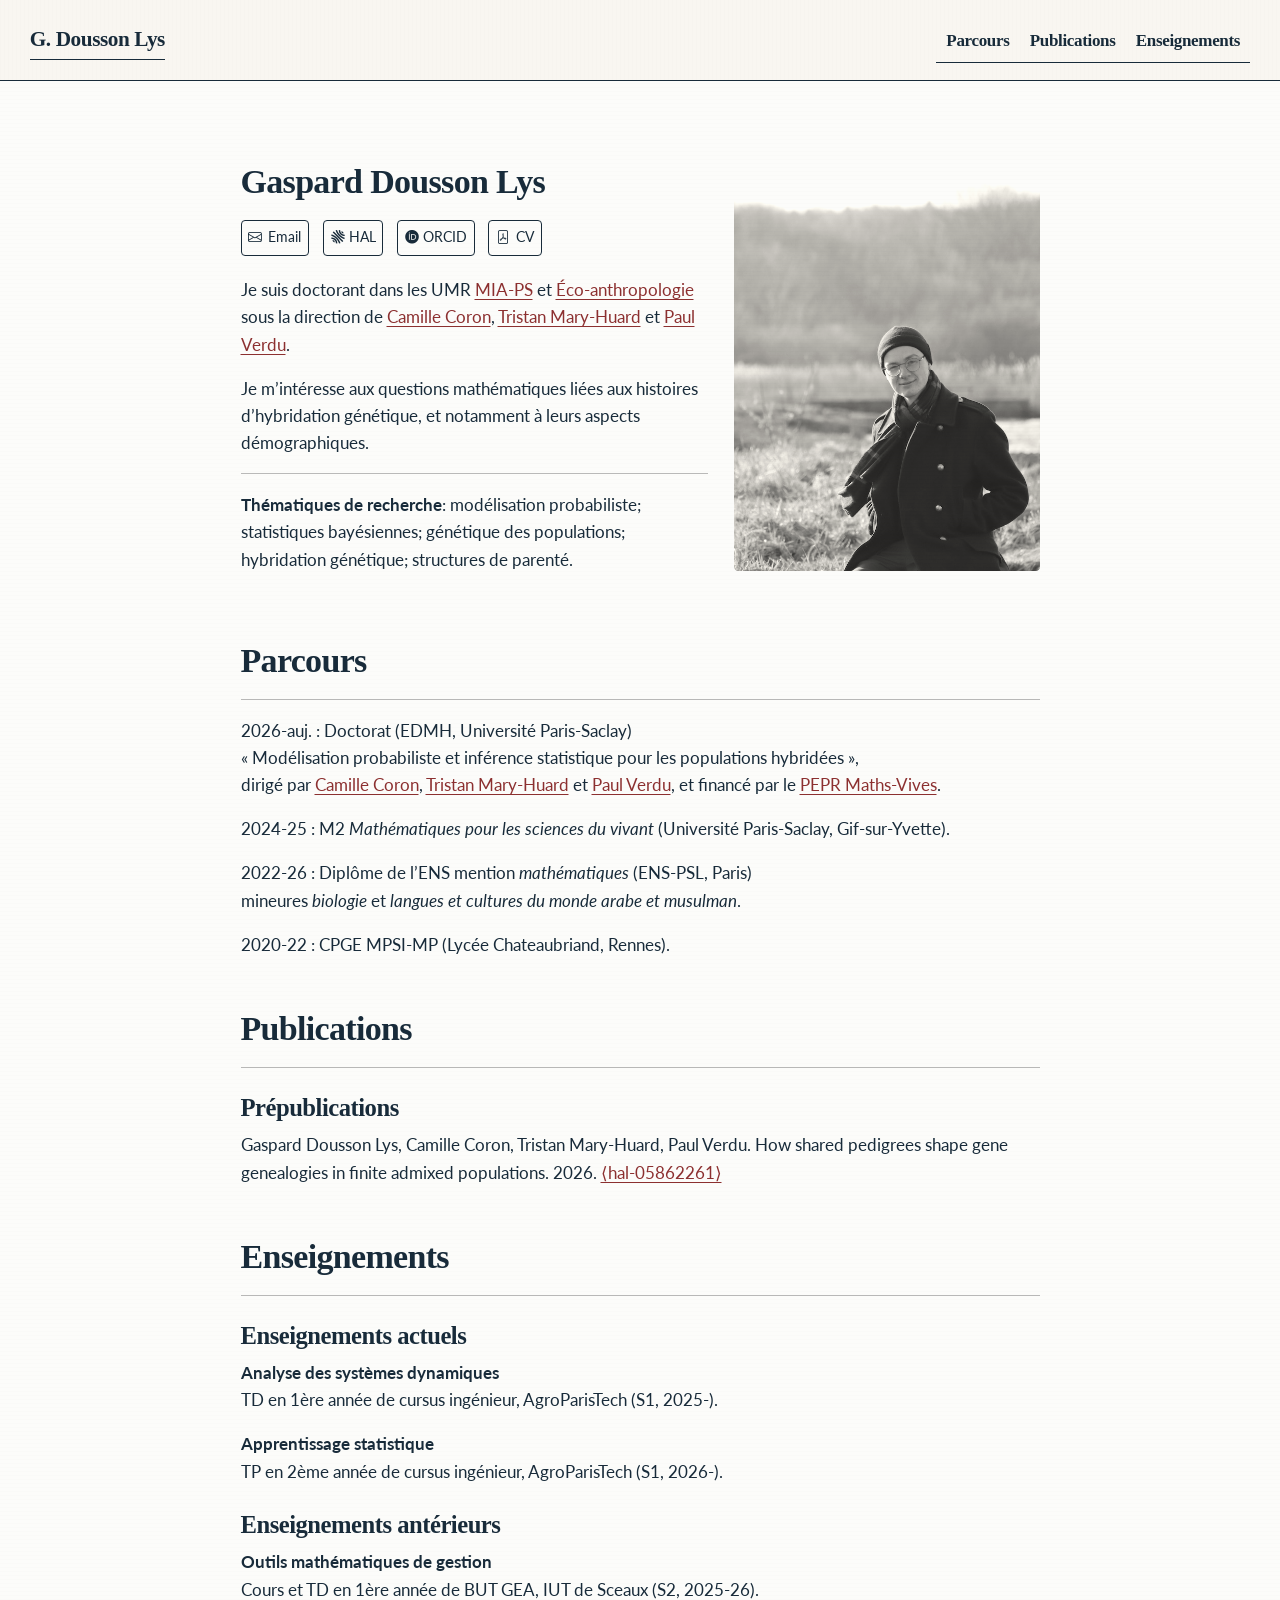
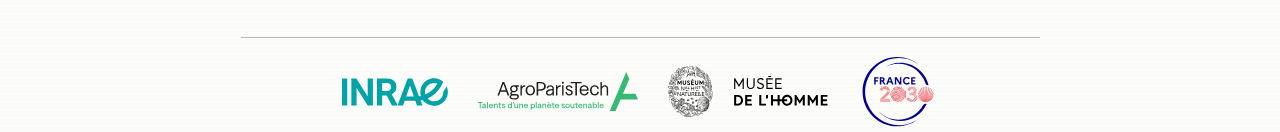
<file: index.html>
<!DOCTYPE html>
<html xmlns="http://www.w3.org/1999/xhtml" lang="en" xml:lang="en"><head>

<meta charset="utf-8">
<meta name="generator" content="quarto-1.11.9">

<meta name="viewport" content="width=device-width, initial-scale=1.0, user-scalable=yes">


<title>Gaspard Dousson Lys</title>
<style>
/* Default styles provided by pandoc.
** See https://pandoc.org/MANUAL.html#variables-for-html for config info.
*/
span.smallcaps{font-variant: small-caps;}
div.columns{display: flex; gap: 1.5em;}
div.column{flex: auto;}
@media screen {
div.columns{gap: min(4vw, 1.5em);}
div.column{overflow-x: auto;}
}
div.hanging-indent{margin-left: 1.5em; text-indent: -1.5em;}
ul.task-list{list-style: none;}
ul.task-list li input[type="checkbox"] {
  width: 0.8em;
  margin: 0 0.8em 0.2em -1em; /* quarto-specific, see https://github.com/quarto-dev/quarto-cli/issues/4556 */ 
  vertical-align: middle;
}
</style>


<script src="site_libs/quarto-nav/quarto-nav.js"></script>
<script src="site_libs/clipboard/clipboard.min.js"></script>
<script src="site_libs/quarto-search/autocomplete.umd.js"></script>
<script src="site_libs/quarto-search/fuse.min.js"></script>
<script src="site_libs/quarto-search/quarto-search.js"></script>
<meta name="quarto:offset" content="./">
<script src="site_libs/quarto-html/quarto.js" type="module"></script>
<script src="site_libs/quarto-html/tabsets/tabsets.js" type="module"></script>
<script src="site_libs/quarto-html/scrollable-regions/scrollable-regions.js" type="module"></script>
<script src="site_libs/quarto-html/popper.min.js"></script>
<script src="site_libs/quarto-html/tippy.umd.min.js"></script>
<link href="site_libs/quarto-html/tippy.css" rel="stylesheet">
<link href="site_libs/quarto-html/quarto-syntax-highlighting-63b5708e65d6cd79cd7618c58d0c21e7.css" rel="stylesheet" id="quarto-text-highlighting-styles">
<script src="site_libs/bootstrap/bootstrap.min.js"></script>
<link href="site_libs/bootstrap/bootstrap-icons.css" rel="stylesheet">
<link href="site_libs/bootstrap/bootstrap-2204aace14fee31056958f356ac18f57.min.css" rel="stylesheet" append-hash="true" id="quarto-bootstrap" data-mode="light">
<link href="site_libs/quarto-contrib/academicons-1.9.4/all.css" rel="stylesheet">
<link href="site_libs/quarto-contrib/academicons-1.9.4/size.css" rel="stylesheet">
<script id="quarto-search-options" type="application/json">{
  "location": "navbar",
  "copy-button": false,
  "collapse-after": 3,
  "panel-placement": "end",
  "type": "overlay",
  "limit": 50,
  "keyboard-shortcut": [
    "f",
    "/",
    "s"
  ],
  "show-item-context": false,
  "language": {
    "search-no-results-text": "No results",
    "search-matching-documents-text": "matching documents",
    "search-copy-link-title": "Copy link to search",
    "search-hide-matches-text": "Hide additional matches",
    "search-more-match-text": "more match in this document",
    "search-more-matches-text": "more matches in this document",
    "search-clear-button-title": "Clear",
    "search-text-placeholder": "",
    "search-detached-cancel-button-title": "Cancel",
    "search-submit-button-title": "Submit",
    "search-label": "Search"
  }
}</script>
<style>html{ scroll-behavior: smooth; }</style>


<link rel="stylesheet" href="styles.css">
</head>

<body class="nav-fixed fullcontent quarto-light"><a id="quarto-skip-link" class="visually-hidden-focusable" href="#quarto-document-content">Skip to main content</a>

<div id="quarto-search-results"></div>
  <header id="quarto-header" class="headroom fixed-top">
    <nav class="navbar navbar-expand-lg " data-bs-theme="dark" aria-label="Site">
      <div class="navbar-container container-fluid">
      <div class="navbar-brand-container mx-auto">
    <a class="navbar-brand" href="./index.html">
    <span class="navbar-title">G. Dousson Lys</span>
    </a>
  </div>
          <button class="navbar-toggler" type="button" data-bs-toggle="collapse" data-bs-target="#navbarCollapse" aria-controls="navbarCollapse" aria-expanded="false" aria-label="Toggle navigation" onclick="if (window.quartoToggleHeadroom) { window.quartoToggleHeadroom(); }">
  <span class="navbar-toggler-icon"></span>
</button>
          <div class="collapse navbar-collapse" id="navbarCollapse">
            <ul class="navbar-nav navbar-nav-scroll ms-auto">
  <li class="nav-item">
    <a class="nav-link" href="./#background"> 
<span class="menu-text">Parcours</span></a>
  </li>  
  <li class="nav-item">
    <a class="nav-link" href="./#papers"> 
<span class="menu-text">Publications</span></a>
  </li>  
  <li class="nav-item">
    <a class="nav-link" href="./#teaching"> 
<span class="menu-text">Enseignements</span></a>
  </li>  
</ul>
          </div> <!-- /navcollapse -->
            <div class="quarto-navbar-tools">
</div>
      </div> <!-- /container-fluid -->
    </nav>
</header>
<!-- content -->
<div id="quarto-content" class="quarto-container page-columns page-rows-contents page-layout-article page-navbar">
<!-- sidebar -->
<!-- margin-sidebar -->
    
<!-- main -->
<main class="content page-columns page-full" id="quarto-document-content" tabindex="-1">




<div class="quarto-about-solana column-body">
  <div class="about-entity">
    <div class="entity-contents">
      <header id="title-block-header" class="quarto-title-block default">
<div class="quarto-title">
<h1 class="title">Gaspard Dousson Lys</h1>
</div>
<div class="quarto-title-meta">
  </div>
</header> <div class="about-links">
  <a href="mailto:gaspard.doussonlys@agroparistech.fr" class="about-link" rel="" target="">
    <i class="bi bi-envelope"></i>
     <span class="about-link-text">Email</span>
  </a>
  <a href="https://cv.hal.science/gasp-dl" class="about-link" rel="" target="_blank">
     <span class="about-link-text"><i class="ai  ai-hal" aria-label="hal"></i> HAL</span>
  </a>
  <a href="https://orcid.org/0009-0005-6244-3872" class="about-link" rel="" target="_blank">
     <span class="about-link-text"><i class="ai  ai-orcid" aria-label="orcid"></i> ORCID</span>
  </a>
  <a href="/media/cv.pdf" class="about-link" rel="" target="_blank">
    <i class="bi bi-file-pdf"></i>
     <span class="about-link-text">CV</span>
  </a>
</div>
      <div class="about-contents"><div id="about">
<p>Je suis doctorant dans les UMR <a href="https://mia-ps.inrae.fr/">MIA-PS</a> et <a href="https://ecoanthropologie.fr/">Éco-anthropologie</a> sous la direction de <a href="https://camillecoron.github.io/">Camille Coron</a>, <a href="https://mia-ps.inrae.fr/tristan-mary-huard">Tristan Mary-Huard</a> et <a href="https://ecoanthropologie.fr/fr/annuaire/verdu-paul-6089">Paul Verdu</a>.</p>
<p>Je m’intéresse aux questions mathématiques liées aux histoires d’hybridation génétique, et notamment à leurs aspects démographiques.</p>
<hr>
<p><strong>Thématiques de recherche</strong>: modélisation probabiliste; statistiques bayésiennes; génétique des populations; hybridation génétique; structures de parenté.</p>
</div></div>
    </div>
    <img src="media/headshot.jpeg" class="about-image
  rounded " style="width: 18em;">
  </div>
</div>

<div id="background">
<section id="parcours" class="level1">
<h1>Parcours</h1>
<hr>
<p>2026-auj. : Doctorat (EDMH, Université Paris-Saclay)<br>
« Modélisation probabiliste et inférence statistique pour les populations hybridées »,<br>
dirigé par <a href="https://camillecoron.github.io/">Camille Coron</a>, <a href="https://mia-ps.inrae.fr/tristan-mary-huard">Tristan Mary-Huard</a> et <a href="https://ecoanthropologie.fr/fr/annuaire/verdu-paul-6089">Paul Verdu</a>, et financé par le <a href="https://www.maths-vives.fr/">PEPR Maths-Vives</a>.</p>
<p>2024-25 : M2 <em>Mathématiques pour les sciences du vivant</em> (Université Paris-Saclay, Gif-sur-Yvette).</p>
<p>2022-26 : Diplôme de l’ENS mention <em>mathématiques</em> (ENS-PSL, Paris)<br>
mineures <em>biologie</em> et <em>langues et cultures du monde arabe et musulman</em>.</p>
<p>2020-22 : CPGE MPSI-MP (Lycée Chateaubriand, Rennes).</p>
</section>
</div>
<div id="papers">
<section id="publications" class="level1">
<h1>Publications</h1>
<hr>
<section id="prépublications" class="level3">
<h3 data-anchor-id="prépublications">Prépublications</h3>
<p>Gaspard Dousson Lys, Camille Coron, Tristan Mary-Huard, Paul Verdu. How shared pedigrees shape gene genealogies in finite admixed populations. 2026. <a href="https://hal.science/hal-05862261">⟨hal-05862261⟩</a></p>
</section>
</section>
</div>
<div id="teaching">
<section id="enseignements" class="level1">
<h1>Enseignements</h1>
<hr>
<section id="enseignements-actuels" class="level3">
<h3 data-anchor-id="enseignements-actuels">Enseignements actuels</h3>
<p><strong>Analyse des systèmes dynamiques</strong><br>
TD en 1ère année de cursus ingénieur, AgroParisTech (S1, 2025-).</p>
<p><strong>Apprentissage statistique</strong><br>
TP en 2ème année de cursus ingénieur, AgroParisTech (S1, 2026-).</p>
</section>
<section id="enseignements-antérieurs" class="level3">
<h3 data-anchor-id="enseignements-antérieurs">Enseignements antérieurs</h3>
<p><strong>Outils mathématiques de gestion</strong><br>
Cours et TD en 1ère année de BUT GEA, IUT de Sceaux (S2, 2025-26).</p>
</section>
</section>
</div>




</main> <!-- /main -->
<div class="logos">
    <a href="https://www.inrae.fr" target="_blank">
        <img src="media/logos/inrae.svg" alt="INRAE">
    </a>
    <a href="https://www.agroparistech.fr" target="_blank">
        <img src="media/logos/agroparistech.svg" alt="AgroParisTech">
    </a>
    <a href="https://www.museedelhomme.fr" target="_blank">
        <img src="media/logos/mnhn-mh.svg" alt="Musée de l’Homme">
    </a>
    <a href="https://www.maths-vives.fr" target="_blank">
        <img src="media/logos/france2030.svg" alt="France 2030">
    </a>
</div>
<script id="quarto-html-after-body" type="application/javascript">
  window.document.addEventListener("DOMContentLoaded", function (event) {
    const isCodeAnnotation = (el) => {
      for (const clz of el.classList) {
        if (clz.startsWith('code-annotation-')) {                     
          return true;
        }
      }
      return false;
    }
    const onCopySuccess = function(e) {
      // button target
      const button = e.trigger;
      // don't keep focus
      button.blur();
      // flash "checked"
      button.classList.add('code-copy-button-checked');
      var currentTitle = button.getAttribute("title");
      button.setAttribute("title", "Copied!");
      let tooltip;
      if (window.bootstrap) {
        button.setAttribute("data-bs-toggle", "tooltip");
        button.setAttribute("data-bs-placement", "left");
        button.setAttribute("data-bs-title", "Copied!");
        tooltip = new bootstrap.Tooltip(button, 
          { trigger: "manual", 
            customClass: "code-copy-button-tooltip",
            offset: [0, -8]});
        tooltip.show();    
      }
      setTimeout(function() {
        if (tooltip) {
          tooltip.hide();
          button.removeAttribute("data-bs-title");
          button.removeAttribute("data-bs-toggle");
          button.removeAttribute("data-bs-placement");
        }
        button.setAttribute("title", currentTitle);
        button.classList.remove('code-copy-button-checked');
      }, 1000);
      // clear code selection
      e.clearSelection();
    }
    const getTextToCopy = function(trigger) {
      const outerScaffold = trigger.parentElement.cloneNode(true);
      const codeEl = outerScaffold.querySelector('code');
      for (const childEl of codeEl.children) {
        if (isCodeAnnotation(childEl)) {
          childEl.remove();
        }
      }
      return codeEl.innerText;
    }
    const clipboard = new window.ClipboardJS('.code-copy-button:not([data-in-quarto-modal])', {
      text: getTextToCopy
    });
    clipboard.on('success', onCopySuccess);
    if (window.document.getElementById('quarto-embedded-source-code-modal')) {
      const clipboardModal = new window.ClipboardJS('.code-copy-button[data-in-quarto-modal]', {
        text: getTextToCopy,
        container: window.document.getElementById('quarto-embedded-source-code-modal')
      });
      clipboardModal.on('success', onCopySuccess);
    }
      var localhostRegex = new RegExp(/^(?:http|https):\/\/localhost\:?[0-9]*\//);
      var mailtoRegex = new RegExp(/^mailto:/);
        var filterRegex = new RegExp("http:\/\/gaspard\.doussonlys\.fr");
      var isInternal = (href) => {
          return filterRegex.test(href) || localhostRegex.test(href) || mailtoRegex.test(href);
      }
      // Inspect non-navigation links and adorn them if external
      window.quartoDecorateExternalLinks = function (root) {
     var links = (root || window.document).querySelectorAll('a[href]:not(.nav-link):not(.navbar-brand):not(.toc-action):not(.sidebar-link):not(.sidebar-item-toggle):not(.pagination-link):not(.no-external):not([aria-hidden]):not(.dropdown-item):not(.quarto-navigation-tool):not(.about-link)');
      for (var i=0; i<links.length; i++) {
        const link = links[i];
        if (!isInternal(link.href)) {
          // undo the damage that might have been done by quarto-nav.js in the case of
          // links that we want to consider external
          if (link.dataset.originalHref !== undefined) {
            link.href = link.dataset.originalHref;
          }
          if (!link.classList.contains('no-external-icon')) {
          }
        }
      }
      };
      window.quartoDecorateExternalLinks(window.document);
    // Esc closes the popup (WCAG 1.4.13) and focus leaving both trigger and
    // popup closes it (WCAG 2.4.11); tippy handles neither for interactive popups.
    const hideOnEscAndFocusOut = {
      name: 'hideOnEscAndFocusOut',
      defaultValue: true,
      fn(instance) {
        const dismiss = () => {
          // A show scheduled by the trigger delay would otherwise reopen it
          instance.clearDelayTimeouts();
          instance.hide();
        };
        const onKeyDown = (event) => {
          if (event.key !== 'Escape') {
            return;
          }
          // Keep Esc from also reaching page handlers (e.g. reveal.js overview),
          // except an open reveal.js slide menu, which Esc should close too.
          // The menu handles keys only when its keyboard option is on.
          const menuHandlesEsc = window.Reveal?.getPlugin?.('menu')?.isOpen() &&
            window.Reveal.getConfig().menu?.keyboard !== false;
          if (!menuHandlesEsc) {
            event.stopPropagation();
          }
          if (instance.popper.contains(window.document.activeElement)) {
            // Disabled while refocusing so the focus trigger does not reopen it
            instance.disable();
            instance.reference.focus();
            instance.enable();
          }
          dismiss();
        };
        const onFocusOut = (event) => {
          const target = event.relatedTarget;
          if (target && !instance.reference.contains(target) &&
              !instance.popper.contains(target)) {
            dismiss();
          }
        };
        // On the trigger too: a click trigger (code-annotations: select) has no
        // blur handling. Attached for the instance's lifetime so leaving the
        // trigger also cancels a show still pending on the trigger delay.
        instance.reference.addEventListener('focusout', onFocusOut);
        return {
          onShow() {
            window.document.addEventListener('keydown', onKeyDown, true);
            instance.popper.addEventListener('focusout', onFocusOut);
          },
          onHide() {
            window.document.removeEventListener('keydown', onKeyDown, true);
            instance.popper.removeEventListener('focusout', onFocusOut);
          },
          onDestroy() {
            instance.reference.removeEventListener('focusout', onFocusOut);
          },
        };
      },
    };
    function tippyHover(el, contentFn, onTriggerFn, onUntriggerFn) {
      const config = {
        allowHTML: true,
        maxWidth: 500,
        delay: 100,
        arrow: false,
        appendTo: function(el) {
            return el.parentElement;
        },
        interactive: true,
        interactiveBorder: 10,
        theme: 'quarto',
        placement: 'bottom-start',
        plugins: [hideOnEscAndFocusOut],
      };
      if (contentFn) {
        config.content = contentFn;
      }
      if (onTriggerFn) {
        config.onTrigger = onTriggerFn;
      }
      if (onUntriggerFn) {
        config.onUntrigger = onUntriggerFn;
      }
      window.tippy(el, config); 
    }
    const noterefs = window.document.querySelectorAll('a[role="doc-noteref"]');
    for (var i=0; i<noterefs.length; i++) {
      const ref = noterefs[i];
      tippyHover(ref, function() {
        // use id or data attribute instead here
        let href = ref.getAttribute('data-footnote-href') || ref.getAttribute('href');
        try { href = new URL(href).hash; } catch {}
        const id = href.replace(/^#\/?/, "");
        const note = window.document.getElementById(id);
        if (note) {
          return note.innerHTML;
        } else {
          return "";
        }
      });
    }
    const xrefs = window.document.querySelectorAll('a.quarto-xref');
    const processXRef = (id, note) => {
      // Strip column container classes
      const stripColumnClz = (el) => {
        el.classList.remove("page-full", "page-columns");
        if (el.children) {
          for (const child of el.children) {
            stripColumnClz(child);
          }
        }
      }
      stripColumnClz(note)
      if (id === null || id.startsWith('sec-')) {
        // Special case sections, only their first couple elements
        const container = document.createElement("div");
        if (note.children && note.children.length > 2) {
          container.appendChild(note.children[0].cloneNode(true));
          for (let i = 1; i < note.children.length; i++) {
            const child = note.children[i];
            if (child.tagName === "P" && child.innerText === "") {
              continue;
            } else {
              container.appendChild(child.cloneNode(true));
              break;
            }
          }
          if (window.Quarto?.typesetMath) {
            window.Quarto.typesetMath(container);
          }
          return container.innerHTML
        } else {
          if (window.Quarto?.typesetMath) {
            window.Quarto.typesetMath(note);
          }
          return note.innerHTML;
        }
      } else {
        // Remove any anchor links if they are present
        const anchorLink = note.querySelector('a.anchorjs-link');
        if (anchorLink) {
          anchorLink.remove();
        }
        if (window.Quarto?.typesetMath) {
          window.Quarto.typesetMath(note);
        }
        if (note.classList.contains("callout")) {
          return note.outerHTML;
        } else {
          return note.innerHTML;
        }
      }
    }
    for (var i=0; i<xrefs.length; i++) {
      const xref = xrefs[i];
      tippyHover(xref, undefined, function(instance) {
        instance.disable();
        let url = xref.getAttribute('href');
        let hash = undefined; 
        if (url.startsWith('#')) {
          hash = url;
        } else {
          try { hash = new URL(url).hash; } catch {}
        }
        if (hash) {
          const id = hash.replace(/^#\/?/, "");
          const note = window.document.getElementById(id);
          if (note !== null) {
            try {
              const html = processXRef(id, note.cloneNode(true));
              instance.setContent(html);
            } finally {
              instance.enable();
              instance.show();
            }
          } else {
            // See if we can fetch this
            fetch(url.split('#')[0])
            .then(res => res.text())
            .then(html => {
              const parser = new DOMParser();
              const htmlDoc = parser.parseFromString(html, "text/html");
              const note = htmlDoc.getElementById(id);
              if (note !== null) {
                const html = processXRef(id, note);
                instance.setContent(html);
              } 
            }).finally(() => {
              instance.enable();
              instance.show();
            });
          }
        } else {
          // See if we can fetch a full url (with no hash to target)
          // This is a special case and we should probably do some content thinning / targeting
          fetch(url)
          .then(res => res.text())
          .then(html => {
            const parser = new DOMParser();
            const htmlDoc = parser.parseFromString(html, "text/html");
            const note = htmlDoc.querySelector('main.content');
            if (note !== null) {
              // This should only happen for chapter cross references
              // (since there is no id in the URL)
              // remove the first header
              if (note.children.length > 0 && note.children[0].tagName === "HEADER") {
                note.children[0].remove();
              }
              const html = processXRef(null, note);
              instance.setContent(html);
            } 
          }).finally(() => {
            instance.enable();
            instance.show();
          });
        }
      }, function(instance) {
      });
    }
        let selectedAnnoteEl;
        const selectorForAnnotation = ( cell, annotation) => {
          let cellAttr = 'data-code-cell="' + cell + '"';
          let lineAttr = 'data-code-annotation="' +  annotation + '"';
          const selector = 'span[' + cellAttr + '][' + lineAttr + ']';
          return selector;
        }
        const selectCodeLines = (annoteEl) => {
          const doc = window.document;
          const targetCell = annoteEl.getAttribute("data-target-cell");
          const targetAnnotation = annoteEl.getAttribute("data-target-annotation");
          const annoteSpan = window.document.querySelector(selectorForAnnotation(targetCell, targetAnnotation));
          const lines = annoteSpan.getAttribute("data-code-lines").split(",");
          const lineIds = lines.map((line) => {
            return targetCell + "-" + line;
          })
          // Each band is positioned against its own containing block, which is
          // not the offsetParent of the lines, so place it from client rects.
          const placeBand = (band, firstEl, lastEl, codeBlock) => {
            const container = band.offsetParent;
            if (container === null) {
              return;
            }
            const containerRect = container.getBoundingClientRect();
            // Reveal.js scales slides with a transform, so convert client
            // pixels back to the CSS pixels of the container.
            const scale = containerRect.height / container.offsetHeight || 1;
            const firstRect = firstEl.getBoundingClientRect();
            const lastRect = lastEl.getBoundingClientRect();
            const top = (firstRect.top - containerRect.top) / scale - container.clientTop + container.scrollTop;
            const height = (lastRect.bottom - firstRect.top) / scale;
            band.style.top = top - 2 + "px";
            band.style.height = height + 4 + "px";
            if (codeBlock) {
              // Without the copy button wrapper, the containing block is wider
              // than the code block, so span the code block explicitly.
              const blockRect = codeBlock.getBoundingClientRect();
              band.style.left = (blockRect.left - containerRect.left) / scale - container.clientLeft + container.scrollLeft + "px";
              band.style.width = blockRect.width / scale + "px";
            }
          };
          if (lineIds.length > 0) {
            const el = window.document.getElementById(lineIds[0]);
            const lastEl = window.document.getElementById(lineIds[lineIds.length - 1]);
            const parent = el.parentElement.parentElement;
            // cook up a div (if necessary) and position it
            let div = window.document.getElementById("code-annotation-line-highlight");
            if (div === null) {
              div = window.document.createElement("div");
              div.setAttribute("id", "code-annotation-line-highlight");
              div.style.position = 'absolute';
              parent.appendChild(div);
            }
            placeBand(div, el, lastEl, parent.closest("div.sourceCode") || parent);
            let gutterDiv = window.document.getElementById("code-annotation-line-highlight-gutter");
            if (gutterDiv === null) {
              gutterDiv = window.document.createElement("div");
              gutterDiv.setAttribute("id", "code-annotation-line-highlight-gutter");
              gutterDiv.style.position = 'absolute';
              const codeCell = window.document.getElementById(targetCell);
              const gutter = codeCell.querySelector('.code-annotation-gutter');
              gutter.appendChild(gutterDiv);
            }
            placeBand(gutterDiv, el, lastEl);
            selectedAnnoteEl = annoteEl;
          }
        };
        const unselectCodeLines = () => {
          const elementsIds = ["code-annotation-line-highlight", "code-annotation-line-highlight-gutter"];
          elementsIds.forEach((elId) => {
            const div = window.document.getElementById(elId);
            if (div) {
              div.remove();
            }
          });
          selectedAnnoteEl = undefined;
        };
          // Handle positioning of the toggle
      window.addEventListener(
        "resize",
        throttle(() => {
          elRect = undefined;
          if (selectedAnnoteEl) {
            selectCodeLines(selectedAnnoteEl);
          }
        }, 10)
      );
      function throttle(fn, ms) {
      let throttle = false;
      let timer;
        return (...args) => {
          if(!throttle) { // first call gets through
              fn.apply(this, args);
              throttle = true;
          } else { // all the others get throttled
              if(timer) clearTimeout(timer); // cancel #2
              timer = setTimeout(() => {
                fn.apply(this, args);
                timer = throttle = false;
              }, ms);
          }
        };
      }
        // Attach click handler to the DT
        const annoteDls = window.document.querySelectorAll('dt[data-target-cell]');
        for (const annoteDlNode of annoteDls) {
          annoteDlNode.addEventListener('click', (event) => {
            const clickedEl = event.target;
            if (clickedEl !== selectedAnnoteEl) {
              unselectCodeLines();
              const activeEl = window.document.querySelector('dt[data-target-cell].code-annotation-active');
              if (activeEl) {
                activeEl.classList.remove('code-annotation-active');
              }
              selectCodeLines(clickedEl);
              clickedEl.classList.add('code-annotation-active');
            } else {
              // Unselect the line
              unselectCodeLines();
              clickedEl.classList.remove('code-annotation-active');
            }
          });
        }
    const findCites = (el) => {
      const parentEl = el.parentElement;
      if (parentEl) {
        const cites = parentEl.dataset.cites;
        if (cites) {
          return {
            el,
            cites: cites.split(' ')
          };
        } else {
          return findCites(el.parentElement)
        }
      } else {
        return undefined;
      }
    };
    var bibliorefs = window.document.querySelectorAll('a[role="doc-biblioref"]');
    for (var i=0; i<bibliorefs.length; i++) {
      const ref = bibliorefs[i];
      const citeInfo = findCites(ref);
      if (citeInfo) {
        tippyHover(citeInfo.el, function() {
          var popup = window.document.createElement('div');
          citeInfo.cites.forEach(function(cite) {
            var citeDiv = window.document.createElement('div');
            citeDiv.classList.add('hanging-indent');
            citeDiv.classList.add('csl-entry');
            var biblioDiv = window.document.getElementById('ref-' + cite);
            if (biblioDiv) {
              citeDiv.innerHTML = biblioDiv.innerHTML;
            }
            popup.appendChild(citeDiv);
          });
          return popup.innerHTML;
        });
      }
    }
  });
  </script>
  <script type="application/javascript">
  window.quartoScrollableRegionsLabels = {"code":"Scrollable code","output":"Scrollable output"};
  </script>
</div> <!-- /content -->




<script src="site_libs/quarto-html/zenscroll-min.js"></script>
</body></html>
</file>
<file: site_libs/quarto-html/tippy.css>
.tippy-box[data-animation=fade][data-state=hidden]{opacity:0}[data-tippy-root]{max-width:calc(100vw - 10px)}.tippy-box{position:relative;background-color:#333;color:#fff;border-radius:4px;font-size:14px;line-height:1.4;white-space:normal;outline:0;transition-property:transform,visibility,opacity}.tippy-box[data-placement^=top]>.tippy-arrow{bottom:0}.tippy-box[data-placement^=top]>.tippy-arrow:before{bottom:-7px;left:0;border-width:8px 8px 0;border-top-color:initial;transform-origin:center top}.tippy-box[data-placement^=bottom]>.tippy-arrow{top:0}.tippy-box[data-placement^=bottom]>.tippy-arrow:before{top:-7px;left:0;border-width:0 8px 8px;border-bottom-color:initial;transform-origin:center bottom}.tippy-box[data-placement^=left]>.tippy-arrow{right:0}.tippy-box[data-placement^=left]>.tippy-arrow:before{border-width:8px 0 8px 8px;border-left-color:initial;right:-7px;transform-origin:center left}.tippy-box[data-placement^=right]>.tippy-arrow{left:0}.tippy-box[data-placement^=right]>.tippy-arrow:before{left:-7px;border-width:8px 8px 8px 0;border-right-color:initial;transform-origin:center right}.tippy-box[data-inertia][data-state=visible]{transition-timing-function:cubic-bezier(.54,1.5,.38,1.11)}.tippy-arrow{width:16px;height:16px;color:#333}.tippy-arrow:before{content:"";position:absolute;border-color:transparent;border-style:solid}.tippy-content{position:relative;padding:5px 9px;z-index:1}
</file>
<file: site_libs/quarto-html/quarto-syntax-highlighting-63b5708e65d6cd79cd7618c58d0c21e7.css>
/* quarto syntax highlight colors */
:root {
  --quarto-hl-ot-color: #003B4F;
  --quarto-hl-at-color: #657422;
  --quarto-hl-ss-color: #20794D;
  --quarto-hl-an-color: #5E5E5E;
  --quarto-hl-fu-color: #4758AB;
  --quarto-hl-st-color: #20794D;
  --quarto-hl-cf-color: #003B4F;
  --quarto-hl-op-color: #5E5E5E;
  --quarto-hl-er-color: #AD0000;
  --quarto-hl-bn-color: #AD0000;
  --quarto-hl-al-color: #AD0000;
  --quarto-hl-va-color: #111111;
  --quarto-hl-bu-color: inherit;
  --quarto-hl-ex-color: inherit;
  --quarto-hl-pp-color: #AD0000;
  --quarto-hl-in-color: #5E5E5E;
  --quarto-hl-vs-color: #20794D;
  --quarto-hl-wa-color: #5E5E5E;
  --quarto-hl-do-color: #5E5E5E;
  --quarto-hl-im-color: #00769E;
  --quarto-hl-ch-color: #20794D;
  --quarto-hl-dt-color: #AD0000;
  --quarto-hl-fl-color: #AD0000;
  --quarto-hl-co-color: #5E5E5E;
  --quarto-hl-cv-color: #5E5E5E;
  --quarto-hl-cn-color: #8f5902;
  --quarto-hl-sc-color: #5E5E5E;
  --quarto-hl-dv-color: #AD0000;
  --quarto-hl-kw-color: #003B4F;
}

/* other quarto variables */
:root {
  --quarto-font-monospace: SFMono-Regular, Menlo, Monaco, Consolas, "Liberation Mono", "Courier New", monospace;
}

/* syntax highlight based on Pandoc's rules */
pre > code.sourceCode > span {
  color: #003B4F;
}

code.sourceCode > span {
  color: #003B4F;
}

div.sourceCode,
div.sourceCode pre.sourceCode {
  color: #003B4F;
}

/* Normal */
code span {
  color: #003B4F;
}

/* Alert */
code span.al {
  color: #AD0000;
  font-style: inherit;
}

/* Annotation */
code span.an {
  color: #5E5E5E;
  font-style: inherit;
}

/* Attribute */
code span.at {
  color: #657422;
  font-style: inherit;
}

/* BaseN */
code span.bn {
  color: #AD0000;
  font-style: inherit;
}

/* BuiltIn */
code span.bu {
  font-style: inherit;
}

/* ControlFlow */
code span.cf {
  color: #003B4F;
  font-weight: bold;
  font-style: inherit;
}

/* Char */
code span.ch {
  color: #20794D;
  font-style: inherit;
}

/* Constant */
code span.cn {
  color: #8f5902;
  font-style: inherit;
}

/* Comment */
code span.co {
  color: #5E5E5E;
  font-style: inherit;
}

/* CommentVar */
code span.cv {
  color: #5E5E5E;
  font-style: italic;
}

/* Documentation */
code span.do {
  color: #5E5E5E;
  font-style: italic;
}

/* DataType */
code span.dt {
  color: #AD0000;
  font-style: inherit;
}

/* DecVal */
code span.dv {
  color: #AD0000;
  font-style: inherit;
}

/* Error */
code span.er {
  color: #AD0000;
  font-style: inherit;
}

/* Extension */
code span.ex {
  font-style: inherit;
}

/* Float */
code span.fl {
  color: #AD0000;
  font-style: inherit;
}

/* Function */
code span.fu {
  color: #4758AB;
  font-style: inherit;
}

/* Import */
code span.im {
  color: #00769E;
  font-style: inherit;
}

/* Information */
code span.in {
  color: #5E5E5E;
  font-style: inherit;
}

/* Keyword */
code span.kw {
  color: #003B4F;
  font-weight: bold;
  font-style: inherit;
}

/* Operator */
code span.op {
  color: #5E5E5E;
  font-style: inherit;
}

/* Other */
code span.ot {
  color: #003B4F;
  font-style: inherit;
}

/* Preprocessor */
code span.pp {
  color: #AD0000;
  font-style: inherit;
}

/* SpecialChar */
code span.sc {
  color: #5E5E5E;
  font-style: inherit;
}

/* SpecialString */
code span.ss {
  color: #20794D;
  font-style: inherit;
}

/* String */
code span.st {
  color: #20794D;
  font-style: inherit;
}

/* Variable */
code span.va {
  color: #111111;
  font-style: inherit;
}

/* VerbatimString */
code span.vs {
  color: #20794D;
  font-style: inherit;
}

/* Warning */
code span.wa {
  color: #5E5E5E;
  font-style: italic;
}

.prevent-inlining {
  content: "</";
}

/*# sourceMappingURL=054cc16b9e9817627be6994582d2ffb5.css.map */
</file>
<file: site_libs/quarto-contrib/academicons-1.9.4/all.css>
/*
 *  Academicons 1.9.4 by James Walsh (https://github.com/jpswalsh) and Katja Bercic (https://github.com/katjabercic)
 *  Fonts generated using FontForge - https://fontforge.org
 *  Square icons designed to be used alongside Font Awesome square icons - https://fortawesome.github.io/Font-Awesome/
 *  Licenses - Font: SIL OFL 1.1, CSS: MIT License
 */
@font-face {
  font-family: 'Academicons';
  font-style: normal;
  font-weight: 400;
  font-display: block;
  src: url('1e21o67/academicons.eot');
  src: url('1e21o67/academicons.eot') format('embedded-opentype'),
    url('1e21o67/academicons.ttf') format('truetype'),
    url('1e21o67/academicons.woff') format('woff'),
    url('1e21o67/academicons.svg') format('svg');
}

.ai {
  font-family: 'Academicons';
  font-weight: 400;
  -moz-osx-font-smoothing: grayscale;
  -webkit-font-smoothing: antialiased;
  display: inline-block;
  font-style: normal;
  font-variant: normal;
  text-rendering: auto;
  line-height: 1;
}

.ai-academia:before {
  content: "\e9af";
}

.ai-academia-square:before {
  content: "\e93d";
}

.ai-acclaim:before {
  content: "\e92e";
}

.ai-acclaim-square:before {
  content: "\e93a";
}

.ai-acm:before {
  content: "\e93c";
}

.ai-acm-square:before {
  content: "\e95d";
}

.ai-acmdl:before {
  content: "\e96a";
}

.ai-acmdl-square:before {
  content: "\e9d3";
}

.ai-ads:before {
  content: "\e9cb";
}

.ai-ads-square:before {
  content: "\e94a";
}

.ai-africarxiv:before {
  content: "\e91b";
}

.ai-africarxiv-square:before {
  content: "\e90b";
}

.ai-archive:before {
  content: "\e955";
}

.ai-archive-square:before {
  content: "\e956";
}

.ai-arxiv:before {
  content: "\e974";
}

.ai-arxiv-square:before {
  content: "\e9a6";
}

.ai-biorxiv:before {
  content: "\e9a2";
}

.ai-biorxiv-square:before {
  content: "\e98b";
}

.ai-ceur:before {
  content: "\e96d";
}

.ai-ceur-square:before {
  content: "\e92f";
}

.ai-ciencia-vitae:before {
  content: "\e912";
}

.ai-ciencia-vitae-square:before {
  content: "\e913";
}

.ai-clarivate:before {
  content: "\e924";
}

.ai-clarivate-square:before {
  content: "\e925";
}

.ai-closed-access:before {
  content: "\e942";
}

.ai-closed-access-square:before {
  content: "\e943";
}

.ai-conversation:before {
  content: "\e94c";
}

.ai-conversation-square:before {
  content: "\e915";
}

.ai-coursera:before {
  content: "\e95f";
}

.ai-coursera-square:before {
  content: "\e97f";
}

.ai-crossref:before {
  content: "\e918";
}

.ai-crossref-square:before {
  content: "\e919";
}

.ai-cv:before {
  content: "\e9a5";
}

.ai-cv-square:before {
  content: "\e90a";
}

.ai-datacite:before {
  content: "\e91c";
}

.ai-datacite-square:before {
  content: "\e91d";
}

.ai-dataverse:before {
  content: "\e9f7";
}

.ai-dataverse-square:before {
  content: "\e9e4";
}

.ai-dblp:before {
  content: "\e94f";
}

.ai-dblp-square:before {
  content: "\e93f";
}

.ai-depsy:before {
  content: "\e97a";
}

.ai-depsy-square:before {
  content: "\e94b";
}

.ai-doi:before {
  content: "\e97e";
}

.ai-doi-square:before {
  content: "\e98f";
}

.ai-dryad:before {
  content: "\e97c";
}

.ai-dryad-square:before {
  content: "\e98c";
}

.ai-elsevier:before {
  content: "\e961";
}

.ai-elsevier-square:before {
  content: "\e910";
}

.ai-figshare:before {
  content: "\e981";
}

.ai-figshare-square:before {
  content: "\e9e7";
}

.ai-google-scholar:before {
  content: "\e9d4";
}

.ai-google-scholar-square:before {
  content: "\e9f9";
}

.ai-hal:before {
  content: "\e92c";
}

.ai-hal-square:before {
  content: "\e92d";
}

.ai-hypothesis:before {
  content: "\e95a";
}

.ai-hypothesis-square:before {
  content: "\e95b";
}

.ai-ideas-repec:before {
  content: "\e9ed";
}

.ai-ideas-repec-square:before {
  content: "\e9f8";
}

.ai-ieee:before {
  content: "\e929";
}

.ai-ieee-square:before {
  content: "\e9b9";
}

.ai-impactstory:before {
  content: "\e9cf";
}

.ai-impactstory-square:before {
  content: "\e9aa";
}

.ai-inaturalist:before {
  content: "\e900";
}

.ai-inaturalist-square:before {
  content: "\e901";
}

.ai-inpn:before {
  content: "\e902";
}

.ai-inpn-square:before {
  content: "\e903";
}

.ai-inspire:before {
  content: "\e9e9";
}

.ai-inspire-square:before {
  content: "\e9fe";
}

.ai-isidore:before {
  content: "\e936";
}

.ai-isidore-square:before {
  content: "\e954";
}

.ai-isni:before {
  content: "\e957";
}

.ai-isni-square:before {
  content: "\e958";
}

.ai-jstor:before {
  content: "\e938";
}

.ai-jstor-square:before {
  content: "\e944";
}

.ai-lattes:before {
  content: "\e9b3";
}

.ai-lattes-square:before {
  content: "\e99c";
}

.ai-mathoverflow:before {
  content: "\e9f6";
}

.ai-mathoverflow-square:before {
  content: "\e97b";
}

.ai-mendeley:before {
  content: "\e9f0";
}

.ai-mendeley-square:before {
  content: "\e9f3";
}

.ai-moodle:before {
  content: "\e907";
}

.ai-moodle-square:before {
  content: "\e908";
}

.ai-mtmt:before {
  content: "\e950";
}

.ai-mtmt-square:before {
  content: "\e951";
}

.ai-nakala:before {
  content: "\e940";
}

.ai-nakala-square:before {
  content: "\e941";
}

.ai-obp:before {
  content: "\e92a";
}

.ai-obp-square:before {
  content: "\e92b";
}

.ai-open-access:before {
  content: "\e939";
}

.ai-open-access-square:before {
  content: "\e9f4";
}

.ai-open-data:before {
  content: "\e966";
}

.ai-open-data-square:before {
  content: "\e967";
}

.ai-open-materials:before {
  content: "\e968";
}

.ai-open-materials-square:before {
  content: "\e969";
}

.ai-openedition:before {
  content: "\e946";
}

.ai-openedition-square:before {
  content: "\e947";
}

.ai-orcid:before {
  content: "\e9d9";
}

.ai-orcid-square:before {
  content: "\e9c3";
}

.ai-osf:before {
  content: "\e9ef";
}

.ai-osf-square:before {
  content: "\e931";
}

.ai-overleaf:before {
  content: "\e914";
}

.ai-overleaf-square:before {
  content: "\e98d";
}

.ai-philpapers:before {
  content: "\e98a";
}

.ai-philpapers-square:before {
  content: "\e96f";
}

.ai-piazza:before {
  content: "\e99a";
}

.ai-piazza-square:before {
  content: "\e90c";
}

.ai-preregistered:before {
  content: "\e906";
}

.ai-preregistered-square:before {
  content: "\e96b";
}

.ai-protocols:before {
  content: "\e952";
}

.ai-protocols-square:before {
  content: "\e953";
}

.ai-psyarxiv:before {
  content: "\e90e";
}

.ai-psyarxiv-square:before {
  content: "\e90f";
}

.ai-publons:before {
  content: "\e937";
}

.ai-publons-square:before {
  content: "\e94e";
}

.ai-pubmed:before {
  content: "\e99f";
}

.ai-pubmed-square:before {
  content: "\e97d";
}

.ai-pubpeer:before {
  content: "\e922";
}

.ai-pubpeer-square:before {
  content: "\e923";
}

.ai-researcherid:before {
  content: "\e91a";
}

.ai-researcherid-square:before {
  content: "\e95c";
}

.ai-researchgate:before {
  content: "\e95e";
}

.ai-researchgate-square:before {
  content: "\e99e";
}

.ai-ror:before {
  content: "\e948";
}

.ai-ror-square:before {
  content: "\e949";
}

.ai-sci-hub:before {
  content: "\e959";
}

.ai-sci-hub-square:before {
  content: "\e905";
}

.ai-scirate:before {
  content: "\e98e";
}

.ai-scirate-square:before {
  content: "\e99d";
}

.ai-scopus:before {
  content: "\e91e";
}

.ai-scopus-square:before {
  content: "\e91f";
}

.ai-semantic-scholar:before {
  content: "\e96e";
}

.ai-semantic-scholar-square:before {
  content: "\e96c";
}

.ai-springer:before {
  content: "\e928";
}

.ai-springer-square:before {
  content: "\e99b";
}

.ai-ssrn:before {
  content: "\e916";
}

.ai-ssrn-square:before {
  content: "\e917";
}

.ai-stackoverflow:before {
  content: "\e920";
}

.ai-stackoverflow-square:before {
  content: "\e921";
}

.ai-viaf:before {
  content: "\e933";
}

.ai-viaf-square:before {
  content: "\e934";
}

.ai-wiley:before {
  content: "\e926";
}

.ai-wiley-square:before {
  content: "\e927";
}

.ai-zenodo:before {
  content: "\e911";
}

.ai-zotero:before {
  content: "\e962";
}

.ai-zotero-square:before {
  content: "\e932";
}

/*  Duplication of the FontAwesome style classes using 'ai' in place of 'fa'. */
.ai-lg {
  font-size: 1.33333em;
  line-height: 0.75em;
  vertical-align: -.0667em;
}

.ai-xs {
  font-size: .75em;
}

.ai-sm {
  font-size: .875em;
}

.ai-1x {
  font-size: 1em;
}

.ai-2x {
  font-size: 2em;
}

.ai-3x {
  font-size: 3em;
}

.ai-4x {
  font-size: 4em;
}

.ai-5x {
  font-size: 5em;
}

.ai-6x {
  font-size: 6em;
}

.ai-7x {
  font-size: 7em;
}

.ai-8x {
  font-size: 8em;
}

.ai-9x {
  font-size: 9em;
}

.ai-10x {
  font-size: 10em;
}

.ai-fw {
  text-align: center;
  width: 1.25em;
}

.ai-ul {
  list-style-type: none;
  margin-left: 2.5em;
  padding-left: 0;
}

.ai-ul>li {
  position: relative;
}

.ai-li {
  left: -2em;
  position: absolute;
  text-align: center;
  width: 2em;
  line-height: inherit;
}

.ai-border {
  border: solid 0.08em #eee;
  border-radius: .1em;
  padding: .2em .25em .15em;
}

.ai-pull-left {
  float: left;
}

.ai-pull-right {
  float: right;
}

.ai.ai-pull-left {
  margin-right: .3em;
}

.ai.ai-pull-right {
  margin-right: .3em;
}

.ai-stack {
  display: inline-block;
  height: 2em;
  line-height: 2em;
  position: relative;
  vertical-align: middle;
  width: 2.5em;
}

.ai-stack-1x,
.ai-stack-2x {
  left: 0;
  position: absolute;
  text-align: center;
  width: 100%;
}

.ai-stack-1x {
  line-height: inherit;
}

.ai-stack-2x {
  font-size: 2em;
}

.ai-inverse {
  color: #fff;
}
</file>
<file: site_libs/quarto-contrib/academicons-1.9.4/size.css>
.ai-tiny {
  font-size: 0.5em;
}

.ai-scriptsize {
  font-size: 0.7em;
}

.ai-footnotesize {
  font-size: 0.8em;
}

.ai-small {
  font-size: 0.9em;
}

.ai-normalsize {
  font-size: 1em;
}

.ai-large {
  font-size: 1.2em;
}

.ai-Large {
  font-size: 1.5em;
}

.ai-LARGE {
  font-size: 1.75em;
}

.ai-huge {
  font-size: 2em;
}

.ai-Huge {
  font-size: 2.5em;
}

.ai-1x {
  font-size: 1em;
}

.ai-2x {
  font-size: 2em;
}

.ai-3x {
  font-size: 3em;
}

.ai-4x {
  font-size: 4em;
}

.ai-5x {
  font-size: 5em;
}

.ai-6x {
  font-size: 6em;
}

.ai-7x {
  font-size: 7em;
}

.ai-8x {
  font-size: 8em;
}

.ai-9x {
  font-size: 9em;
}

.ai-10x {
  font-size: 10em;
}

.ai-2xs {
  font-size: 0.625em;
  line-height: 0.1em;
  vertical-align: 0.225em;
}

.ai-xs {
  font-size: 0.75em;
  line-height: 0.08333em;
  vertical-align: 0.125em;
}

.ai-sm {
  font-size: 0.875em;
  line-height: 0.07143em;
  vertical-align: 0.05357em;
}

.ai-lg {
  font-size: 1.25em;
  line-height: 0.05em;
  vertical-align: -0.075em;
}

.ai-xl {
  font-size: 1.5em;
  line-height: 0.04167em;
  vertical-align: -0.125em;
}

.ai-2xl {
  font-size: 2em;
  line-height: 0.03125em;
  vertical-align: -0.1875em;
}
</file>
<file: styles.css>
:root {
    --paper:        #FCFCFA;
    --paper-dark:   #F9F6F1;
    --ink:          #182B3A;
    --link:         #8C3030;
    --link-light:   #D9A441;
    --rule:         #27272750;

    --title-font:   "Newsreader", Georgia, serif;
}

body {
    background-color: var(--paper);
    background-image:
        repeating-linear-gradient(
            0deg,
            rgba(0,0,0,0.008) 0px,
            rgba(0,0,0,0.008) 1px,
            transparent 1px,
            transparent 4px
        );
    
    color: var(--ink);
    line-height: 1.6em;
}

h1, h2, h3 {
    opacity: 1.0 !important;
    font-family: var(--title-font);
    font-weight: 600;
    letter-spacing: -0.02em;
}

.navbar {
    background-color: var(--paper-dark) !important;
    background-image:
        repeating-linear-gradient(
            90deg,
            rgba(0,0,0,0.008) 0px,
            rgba(0,0,0,0.008) 1px,
            transparent 1px,
            transparent 4px
        );
    border-bottom: 1px solid var(--ink);
    box-shadow: none;
}

.navbar-brand,
.navbar-nav .nav-link {
    font-family: var(--title-font);
    font-weight: 600;
    letter-spacing: -0.02em;
    color: var(--ink) !important;
    border-bottom: 1px solid var(--ink);
}

.navbar-brand:hover,
.navbar-nav .nav-link:hover {
    font-family: var(--title-font);
    font-weight: 600;
    letter-spacing: -0.02em;
    color: var(--link-light) !important;
    border-bottom: 1px solid var(--link-light);
}

div {
    scroll-margin-top: 60px;
}

hr {
    color: var(--rule);
    opacity: 1;
}

a {
    color: var(--link);
}

a:hover {
    color: var(--link-light);
}

.about-link {
    color: var(--ink) !important;
}

.about-link:hover {
    color: var(--link-light) !important;
}

.about-entity img {
    filter:
        grayscale(80%)
        sepia(10%)
        contrast(95%)
        brightness(105%);
    mix-blend-mode: multiply;
}

.logos {
    border-top: 1px solid var(--rule) !important;
    display: flex;
    justify-content: center;
    align-items: center;
    flex-wrap: nowrap;
    gap: 30px;
    width: 100%;
}

.logos a {
    display: flex;
    align-items: center;
    justify-content: center;
}

.logos img {
    display: block;
    max-width: 160px;
    max-height: 80px;
    width: auto;
    height: auto;
}

@media (max-width: 600px) {
    .logos {
        gap: 10px;
    }

    .logos img {
        max-width: 120px;
        max-height: 60px;
    }
}
</file>
